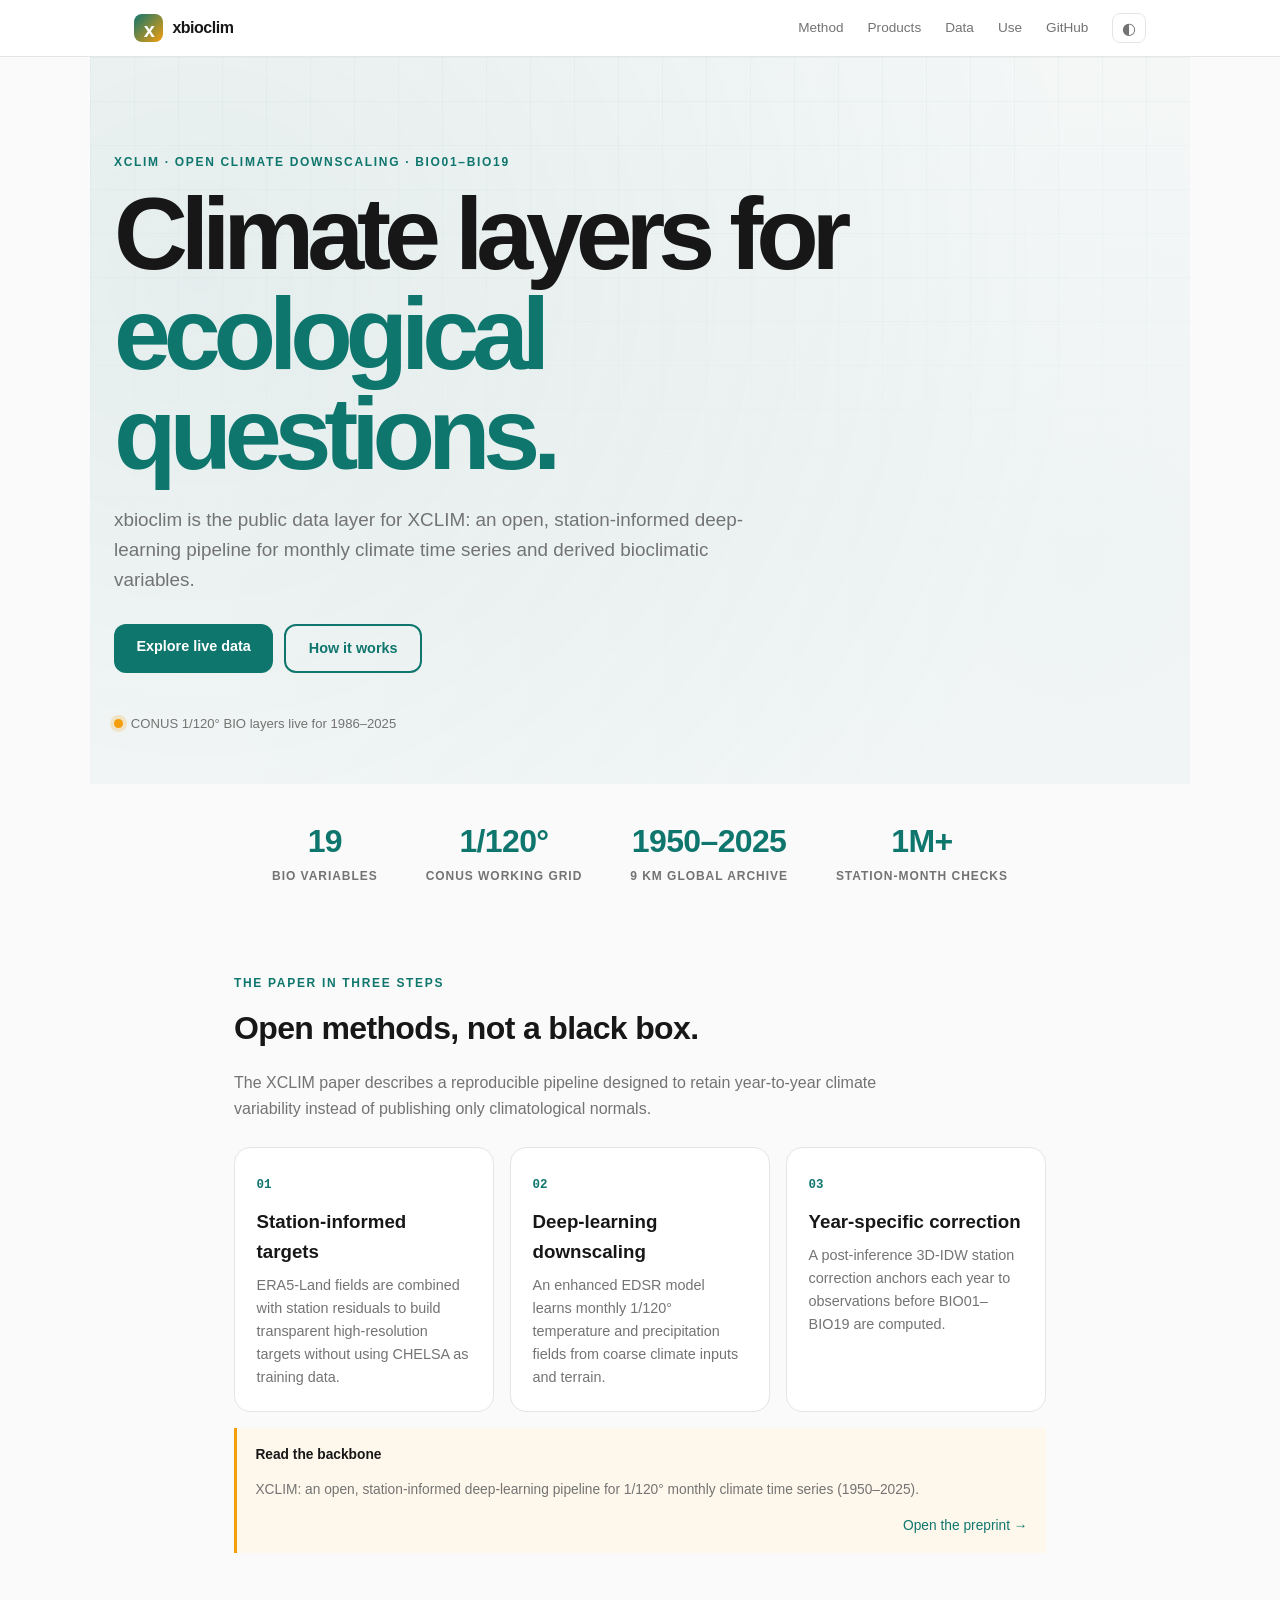
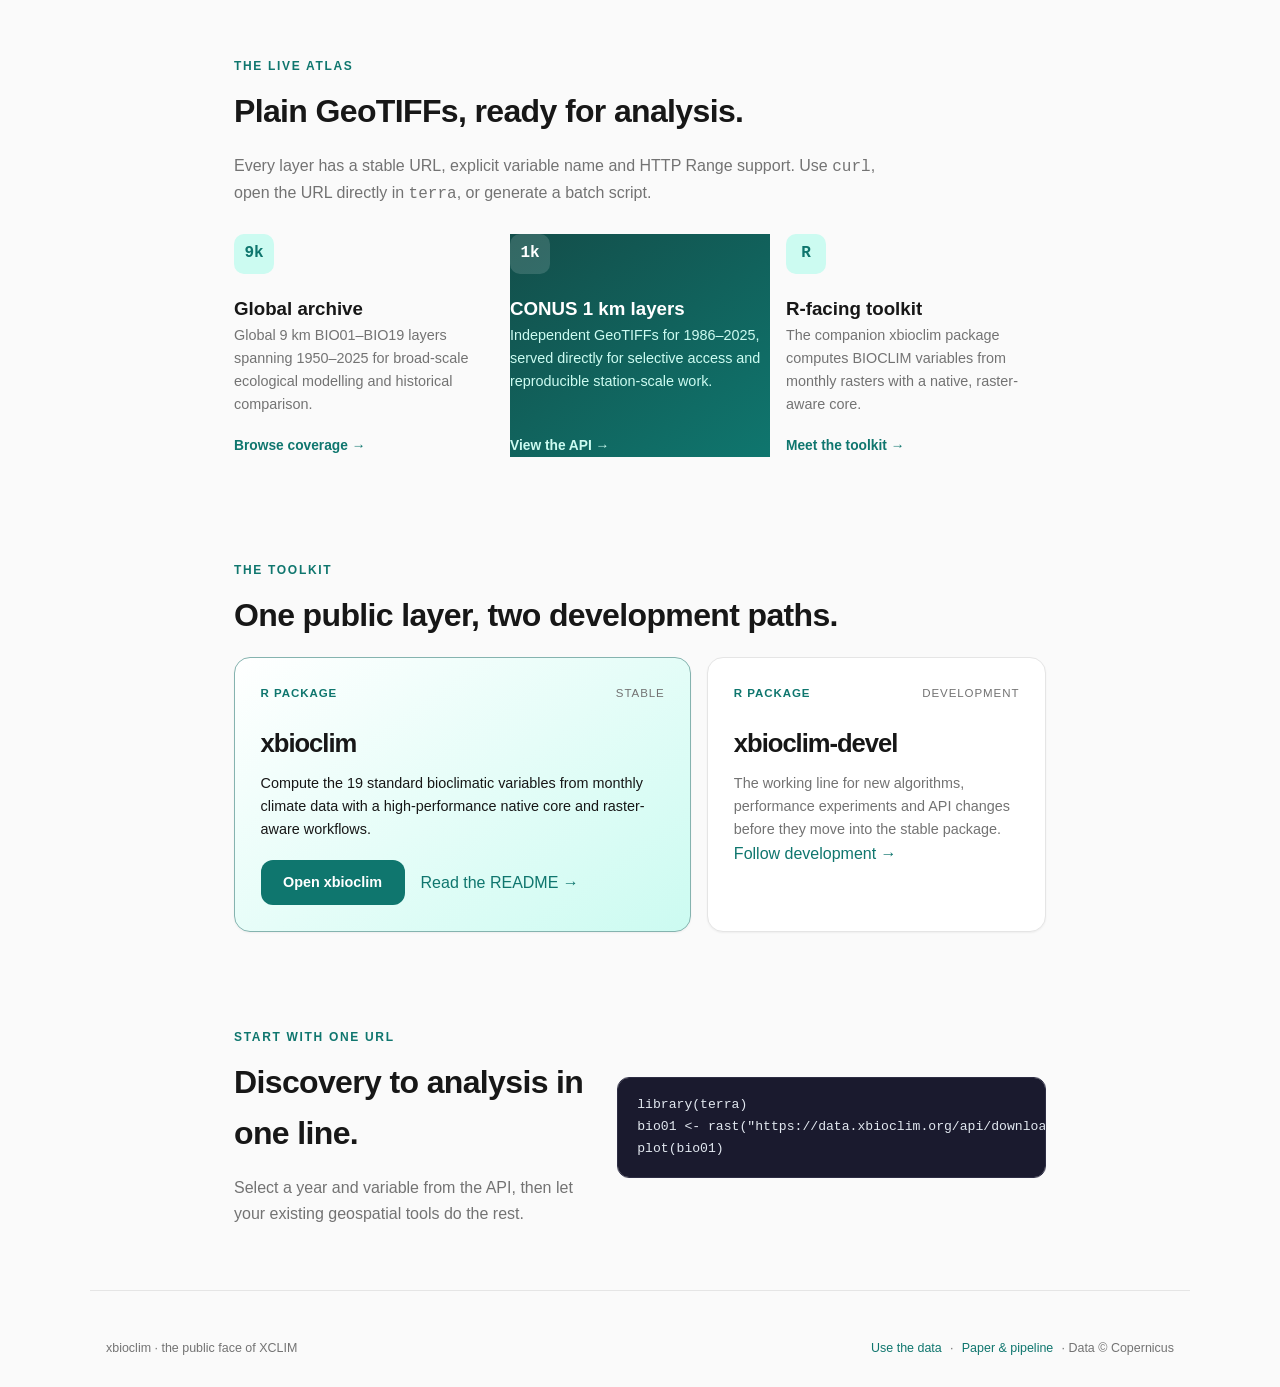
<file: index.html>
<!doctype html>
<html lang="en" data-theme="light">
<head>
<meta charset="utf-8">
<meta name="viewport" content="width=device-width, initial-scale=1">
<title>xbioclim — Open, station-informed bioclimatic layers</title>
<meta name="description" content="xbioclim publishes open BIOCLIM layers from the XCLIM station-informed deep-learning downscaling pipeline.">
<link rel="icon" type="image/svg+xml" href="/favicon.svg">
<link rel="stylesheet" href="/style.css">
</head>
<body>
<nav class="nav">
  <div class="nav-inner">
    <a class="nav-brand" href="/" aria-label="xbioclim home">
      <span class="brand-mark" aria-hidden="true">x</span>
      <span>xbioclim</span>
    </a>
    <div class="nav-links">
      <a href="#method">Method</a>
      <a href="#products">Products</a>
      <a href="/data.html">Data</a>
      <a href="/docs.html">Use</a>
      <a href="https://github.com/alrobles/xbioclim" target="_blank" rel="noopener">GitHub</a>
      <button class="theme-toggle" onclick="toggleTheme()" title="Toggle theme" aria-label="Toggle theme">◐</button>
    </div>
  </div>
</nav>

<header class="hero hero-home">
  <div class="hero-grid" aria-hidden="true"></div>
  <div class="eyebrow">XCLIM · open climate downscaling · BIO01–BIO19</div>
  <h1>Climate layers for<br><span>ecological questions.</span></h1>
  <p class="subtitle">xbioclim is the public data layer for XCLIM: an open, station-informed deep-learning pipeline for monthly climate time series and derived bioclimatic variables.</p>
  <div class="hero-actions">
    <a class="btn btn-primary" href="/data.html">Explore live data</a>
    <a class="btn btn-outline" href="#method">How it works</a>
  </div>
  <div class="hero-note"><span class="pulse"></span> CONUS 1/120° BIO layers live for 1986–2025</div>
</header>

<section class="stats" aria-label="xbioclim at a glance">
  <div class="stat"><div class="num">19</div><div class="lbl">BIO variables</div></div>
  <div class="stat"><div class="num">1/120°</div><div class="lbl">CONUS working grid</div></div>
  <div class="stat"><div class="num">1950–2025</div><div class="lbl">9 km global archive</div></div>
  <div class="stat"><div class="num">1M+</div><div class="lbl">station-month checks</div></div>
</section>

<main>
  <section id="method" class="container section">
    <div class="section-head">The paper in three steps</div>
    <h2 class="section-title">Open methods, not a black box.</h2>
    <p class="lede">The XCLIM paper describes a reproducible pipeline designed to retain year-to-year climate variability instead of publishing only climatological normals.</p>
    <div class="method-grid">
      <article class="method-card">
        <span class="step">01</span>
        <h3>Station-informed targets</h3>
        <p>ERA5-Land fields are combined with station residuals to build transparent high-resolution targets without using CHELSA as training data.</p>
      </article>
      <article class="method-card">
        <span class="step">02</span>
        <h3>Deep-learning downscaling</h3>
        <p>An enhanced EDSR model learns monthly 1/120° temperature and precipitation fields from coarse climate inputs and terrain.</p>
      </article>
      <article class="method-card">
        <span class="step">03</span>
        <h3>Year-specific correction</h3>
        <p>A post-inference 3D-IDW station correction anchors each year to observations before BIO01–BIO19 are computed.</p>
      </article>
    </div>
    <div class="paper-note">
      <span class="paper-label">Read the backbone</span>
      <span>XCLIM: an open, station-informed deep-learning pipeline for 1/120° monthly climate time series (1950–2025).</span>
      <a class="text-link" href="https://github.com/alrobles/era5landHR/blob/main/papers/second_draft.tex" target="_blank" rel="noopener">Open the preprint →</a>
    </div>
  </section>

  <section id="products" class="container section">
    <div class="section-head">The live atlas</div>
    <h2 class="section-title">Plain GeoTIFFs, ready for analysis.</h2>
    <p class="lede">Every layer has a stable URL, explicit variable name and HTTP Range support. Use <code>curl</code>, open the URL directly in <code>terra</code>, or generate a batch script.</p>
    <div class="grid-3">
      <article class="feature-card">
        <span class="feature-icon">9k</span>
        <h3>Global archive</h3>
        <p>Global 9 km BIO01–BIO19 layers spanning 1950–2025 for broad-scale ecological modelling and historical comparison.</p>
        <a class="text-link" href="/data.html">Browse coverage →</a>
      </article>
      <article class="feature-card feature-card-accent">
        <span class="feature-icon">1k</span>
        <h3>CONUS 1 km layers</h3>
        <p>Independent GeoTIFFs for 1986–2025, served directly for selective access and reproducible station-scale work.</p>
        <a class="text-link" href="https://data.xbioclim.org/api/years?dataset=1km" target="_blank" rel="noopener">View the API →</a>
      </article>
      <article class="feature-card">
        <span class="feature-icon">R</span>
        <h3>R-facing toolkit</h3>
        <p>The companion xbioclim package computes BIOCLIM variables from monthly rasters with a native, raster-aware core.</p>
        <a class="text-link" href="#toolkit">Meet the toolkit →</a>
      </article>
    </div>
  </section>

  <section id="toolkit" class="container section section-packages">
    <div class="section-head">The toolkit</div>
    <h2 class="section-title">One public layer, two development paths.</h2>
    <div class="package-grid">
      <article class="package-card package-card-main">
        <div class="package-top"><span class="package-kind">R package</span><span class="package-version">stable</span></div>
        <h3>xbioclim</h3>
        <p>Compute the 19 standard bioclimatic variables from monthly climate data with a high-performance native core and raster-aware workflows.</p>
        <div class="package-links">
          <a class="btn btn-primary" href="https://github.com/alrobles/xbioclim" target="_blank" rel="noopener">Open xbioclim</a>
          <a class="text-link" href="https://github.com/alrobles/xbioclim#readme" target="_blank" rel="noopener">Read the README →</a>
        </div>
      </article>
      <article class="package-card">
        <div class="package-top"><span class="package-kind">R package</span><span class="package-version">development</span></div>
        <h3>xbioclim-devel</h3>
        <p>The working line for new algorithms, performance experiments and API changes before they move into the stable package.</p>
        <a class="text-link" href="https://github.com/alrobles/xbioclim-devel" target="_blank" rel="noopener">Follow development →</a>
      </article>
    </div>
  </section>

  <section class="container section callout">
    <div>
      <div class="section-head">Start with one URL</div>
      <h2 class="section-title">Discovery to analysis in one line.</h2>
      <p>Select a year and variable from the API, then let your existing geospatial tools do the rest.</p>
    </div>
    <pre class="terminal"><code>library(terra)
bio01 &lt;- rast("https://data.xbioclim.org/api/download/1987/bio01_1987.tif?dataset=1km")
plot(bio01)</code></pre>
  </section>
</main>

<footer class="footer">
  <span>xbioclim · the public face of XCLIM</span>
  <span><a href="/docs.html">Use the data</a> · <a href="https://github.com/alrobles/era5landHR" target="_blank" rel="noopener">Paper &amp; pipeline</a> · Data © Copernicus</span>
</footer>

<script src="/app.js"></script>
</body>
</html>
</file>
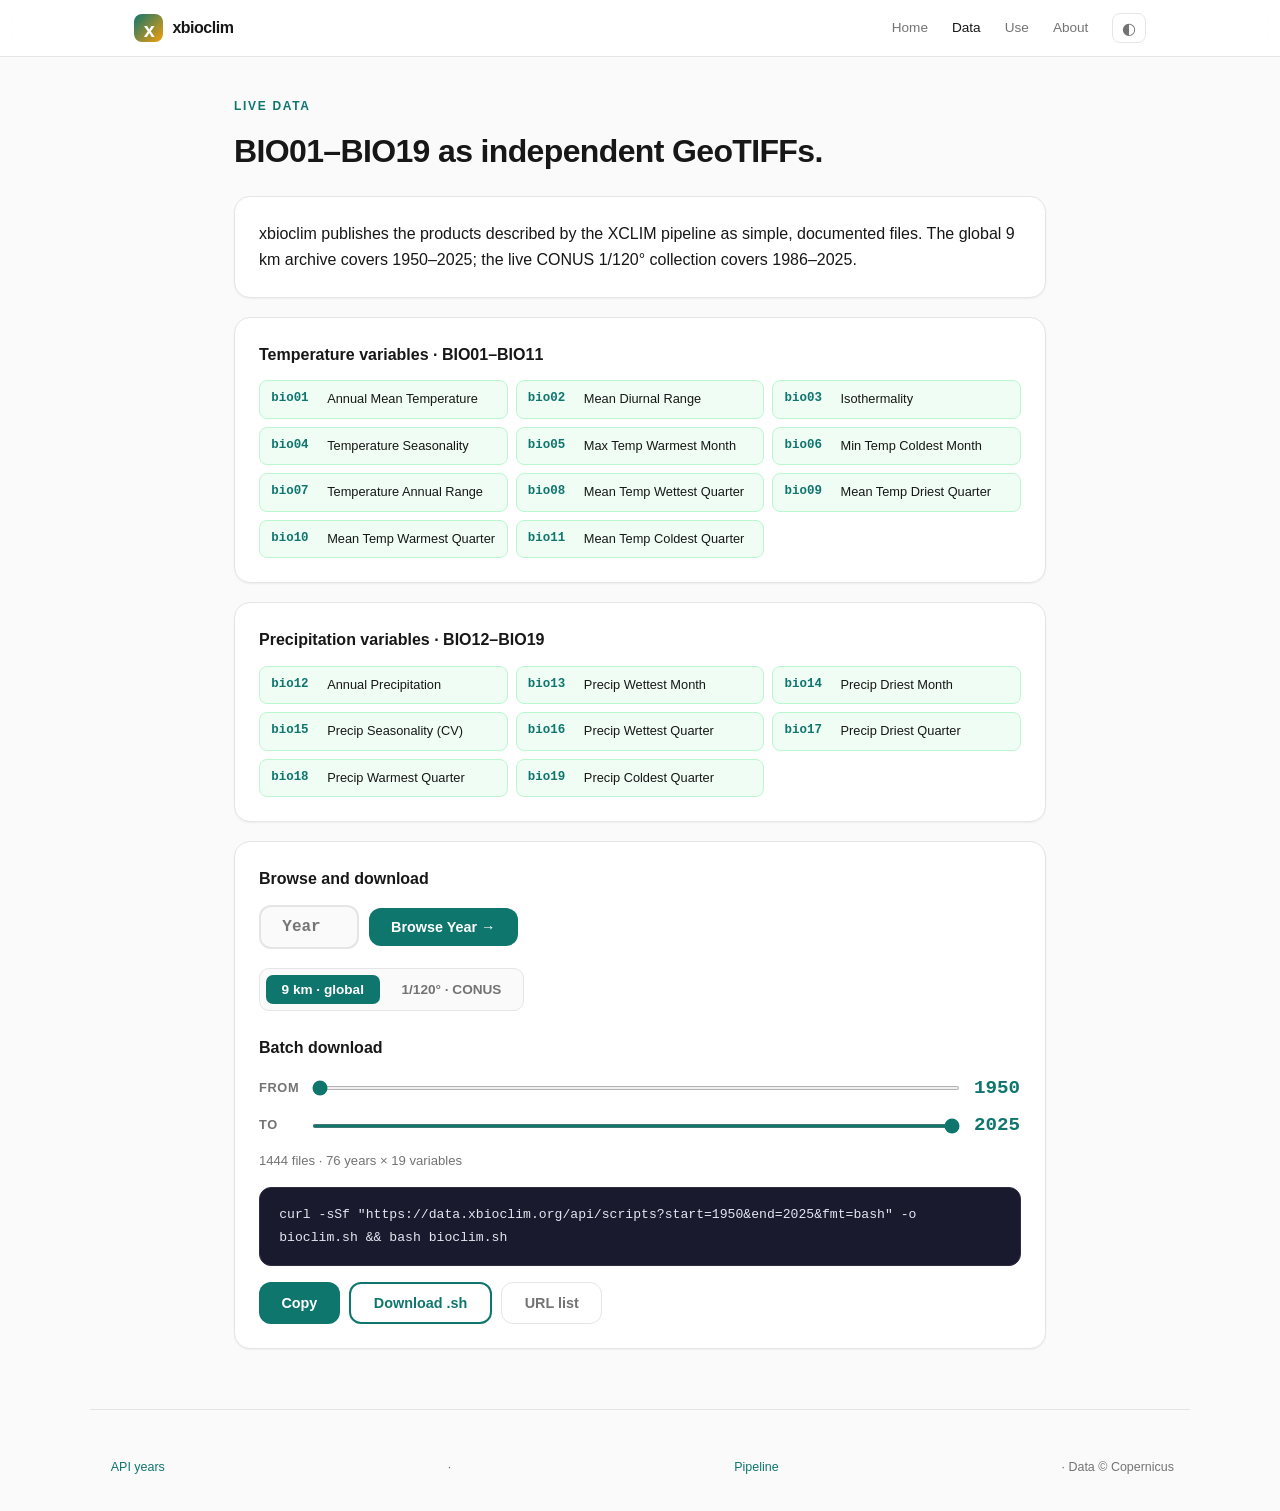
<file: data.html>
<!DOCTYPE html>
<html lang="en" data-theme="light">
<head>
<meta charset="UTF-8">
<meta name="viewport" content="width=device-width, initial-scale=1.0">
<title>Data — xbioclim</title>
<link rel="icon" type="image/svg+xml" href="/favicon.svg">
<link rel="stylesheet" href="/style.css">
</head>
<body>

<div id="toast" class="toast">Copied</div>

<nav class="nav">
  <div class="nav-inner">
    <a href="/" class="nav-brand"><span class="brand-mark" aria-hidden="true">x</span><span>xbioclim</span></a>
    <div class="nav-links">
      <a href="/">Home</a>
      <a href="/data.html" class="active">Data</a>
      <a href="/docs.html">Use</a>
      <a href="/contact.html">About</a>
      <button class="theme-toggle" onclick="toggleTheme()" title="Toggle theme">◐</button>
    </div>
  </div>
</nav>

<div class="container">
  <div class="section-head">Live data</div>
  <h2 class="section-title">BIO01–BIO19 as independent GeoTIFFs.</h2>
  <div class="card">
    <p>xbioclim publishes the products described by the XCLIM pipeline as simple, documented files. The global 9 km archive covers 1950–2025; the live CONUS 1/120° collection covers 1986–2025.</p>
  </div>
  <div class="card">
    <h3>Temperature variables · BIO01–BIO11</h3>
    <div class="var-grid" id="tempVars"></div>
  </div>
  <div class="card">
    <h3>Precipitation variables · BIO12–BIO19</h3>
    <div class="var-grid" id="precipVars"></div>
  </div>

  <div class="card">
    <h3>Browse and download</h3>
    <div class="quick-row">
      <input type="number" class="year-input" id="yearInput" placeholder="Year">
      <button class="btn btn-primary" onclick="goToYear()">Browse Year →</button>
    </div>
    <div class="dataset-toggle" role="group" aria-label="Dataset resolution">
      <button class="dataset-btn dataset-btn-active" id="ds9" onclick="setDataset('9km')">9 km · global</button>
      <button class="dataset-btn" id="ds1" onclick="setDataset('1km')">1/120° · CONUS</button>
    </div>
    <div style="margin-top:1.5rem">
      <h3>Batch download</h3>
      <div class="range-row"><label>From</label><input type="range" id="rangeStart" min="1950" max="2025" value="1950" oninput="updateRange()"><span class="range-val" id="startVal">1950</span></div>
      <div class="range-row"><label>To</label><input type="range" id="rangeEnd" min="1950" max="2025" value="2025" oninput="updateRange()"><span class="range-val" id="endVal">2025</span></div>
      <div class="range-meta"><span id="fileCount">1444</span> files · <span id="yearCount">76</span> years × 19 variables</div>
      <div class="terminal"><div class="terminal-cmd" id="curlCmd"></div></div>
      <div class="range-actions">
        <button class="btn btn-primary" onclick="copyCurl()">Copy</button>
        <button class="btn btn-outline" onclick="downloadScript('bash')">Download .sh</button>
        <button class="btn btn-ghost" onclick="downloadScript('urls')">URL list</button>
      </div>
    </div>
  </div>
</div>

<div class="footer">
  <a href="https://data.xbioclim.org/api/years">API years</a> ·
  <a href="https://github.com/alrobles/era5landHR">Pipeline</a> ·
  Data © Copernicus
</div>

<script src="/app.js"></script>
</body>
</html>
</file>
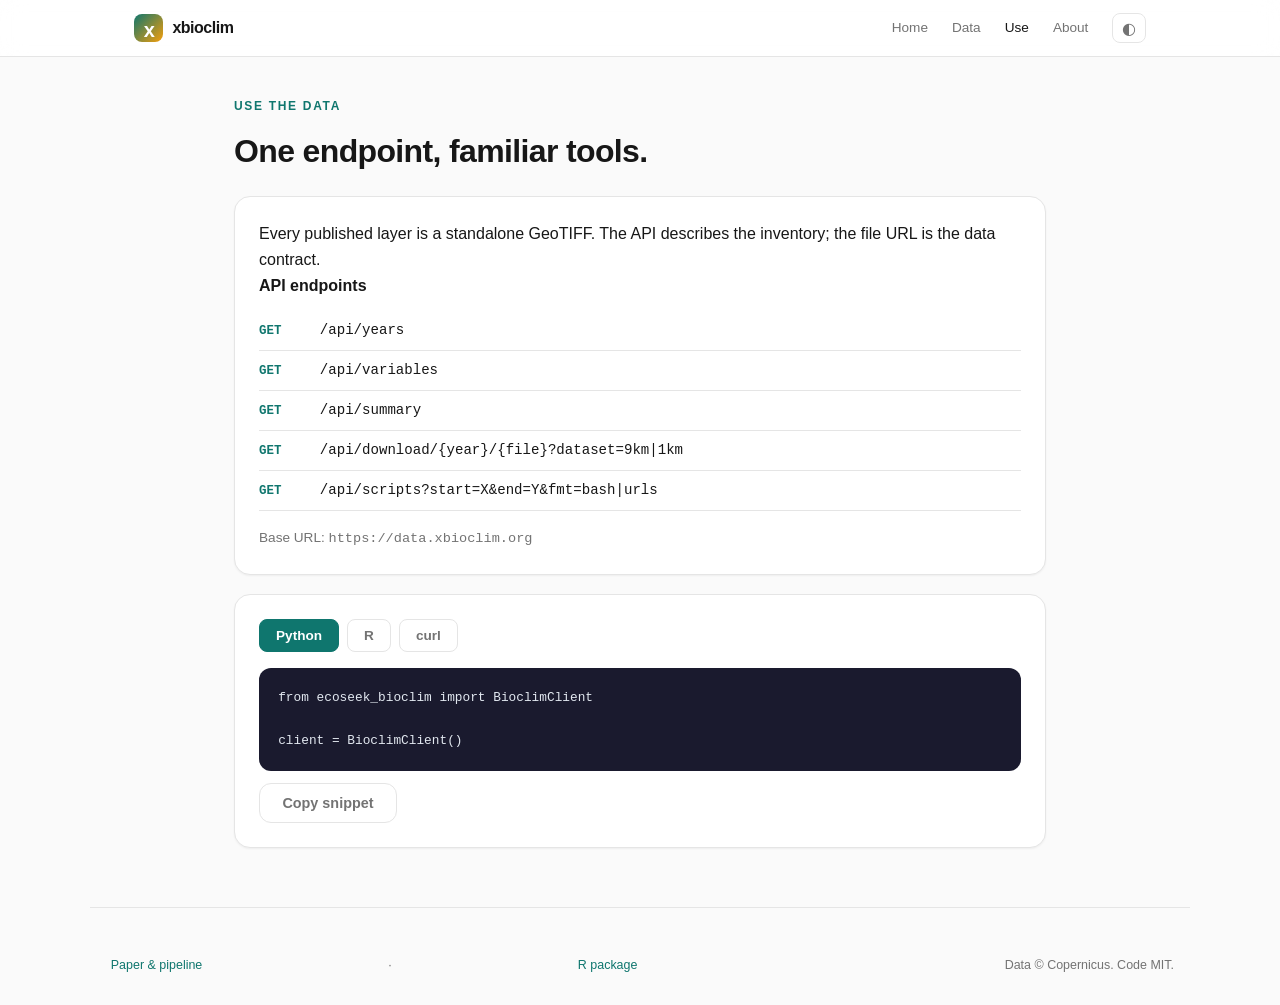
<file: docs.html>
<!DOCTYPE html>
<html lang="en" data-theme="light">
<head>
<meta charset="UTF-8">
<meta name="viewport" content="width=device-width, initial-scale=1.0">
<title>Use the data — xbioclim</title>
<link rel="icon" type="image/svg+xml" href="/favicon.svg">
<link rel="stylesheet" href="/style.css">
</head>
<body>

<div id="toast" class="toast">Copied</div>

<nav class="nav">
  <div class="nav-inner">
    <a href="/" class="nav-brand"><span class="brand-mark" aria-hidden="true">x</span><span>xbioclim</span></a>
    <div class="nav-links">
      <a href="/">Home</a>
      <a href="/data.html">Data</a>
      <a href="/docs.html" class="active">Use</a>
      <a href="/contact.html">About</a>
      <button class="theme-toggle" onclick="toggleTheme()" title="Toggle theme">◐</button>
    </div>
  </div>
</nav>

<div class="container">
  <div class="section-head">Use the data</div>
  <h2 class="section-title">One endpoint, familiar tools.</h2>
  <div class="card">
    <p>Every published layer is a standalone GeoTIFF. The API describes the inventory; the file URL is the data contract.</p>
    <h3>API endpoints</h3>
    <div class="api-endpoint"><span class="m">GET</span><span class="ep">/api/years</span></div>
    <div class="api-endpoint"><span class="m">GET</span><span class="ep">/api/variables</span></div>
    <div class="api-endpoint"><span class="m">GET</span><span class="ep">/api/summary</span></div>
    <div class="api-endpoint"><span class="m">GET</span><span class="ep">/api/download/{year}/{file}?dataset=9km|1km</span></div>
    <div class="api-endpoint"><span class="m">GET</span><span class="ep">/api/scripts?start=X&amp;end=Y&amp;fmt=bash|urls</span></div>
    <div style="margin-top:1rem;font-size:0.85rem;color:var(--text-muted)">Base URL: <code>https://data.xbioclim.org</code></div>
  </div>
  <div class="card">
    <div class="client-tabs">
      <button class="client-tab client-tab-active" id="tabPython" onclick="showClient('python')">Python</button>
      <button class="client-tab" id="tabR" onclick="showClient('r')">R</button>
      <button class="client-tab" id="tabCurl" onclick="showClient('curl')">curl</button>
    </div>
    <pre class="code" id="clientCode"></pre>
    <button class="btn btn-ghost copy-btn" onclick="copyClient()">Copy snippet</button>
  </div>
</div>

<div class="footer">
  <a href="https://github.com/alrobles/era5landHR">Paper &amp; pipeline</a> ·
  <a href="https://github.com/alrobles/xbioclim">R package</a><br>
  <span>Data © Copernicus. Code MIT.</span>
</div>

<script src="/app.js"></script>
</body>
</html>
</file>
<file: style.css>
/* Bioclim - shared styles */
:root {
  --green-50: #f0fdf4; --green-100: #dcfce7; --green-200: #bbf7d0;
  --green-500: #22c55e; --green-600: #16a34a; --green-700: #15803d;
  --green-800: #166534; --green-900: #14532d; --green-950: #052e16;
  --primary: #166534; --primary-light: #dcfce7; --primary-dark: #052e16;
  --bg: #fafafa; --bg-card: #ffffff; --text: #171717;
  --text-muted: #737373; --border: #e5e5e5;
  --radius: 12px; --radius-lg: 16px;
  --shadow-sm: 0 1px 2px rgba(0,0,0,0.05);
  --shadow: 0 1px 3px rgba(0,0,0,0.1), 0 1px 2px rgba(0,0,0,0.06);
  --font: 'Inter', -apple-system, BlinkMacSystemFont, sans-serif;
  --mono: 'JetBrains Mono', 'SF Mono', Monaco, monospace;
  --transition: 0.2s cubic-bezier(0.4, 0, 0.2, 1);
}
[data-theme="dark"] {
  --bg: #0a0a0a; --bg-card: #171717; --text: #fafafa;
  --text-muted: #a3a3a3; --border: #262626;
  --primary: #22c55e; --primary-light: #14532d; --primary-dark: #052e16;
}
* { margin: 0; padding: 0; box-sizing: border-box; }
html { scroll-behavior: smooth; }
body {
  font-family: var(--font); background: var(--bg); color: var(--text);
  line-height: 1.6; transition: background var(--transition), color var(--transition);
  -webkit-font-smoothing: antialiased;
}
a { color: var(--primary); text-decoration: none; }
code { font-family: var(--mono); }

/* Nav */
.nav { position: sticky; top: 0; z-index: 100; background: color-mix(in srgb, var(--bg-card) 85%, transparent); border-bottom: 1px solid var(--border); backdrop-filter: blur(12px); }
.nav-inner { max-width: 1060px; margin: 0 auto; padding: 0.8rem 1.5rem; display: flex; align-items: center; justify-content: space-between; }
.nav-brand { display: flex; align-items: center; gap: 0.6rem; font-weight: 800; font-size: 1rem; color: var(--text); }
.nav-brand img { width: 28px; height: 28px; }
.nav-links { display: flex; align-items: center; gap: 1.5rem; font-size: 0.85rem; font-weight: 500; }
.nav-links a { color: var(--text-muted); }
.nav-links a:hover, .nav-links a.active { color: var(--text); }
.theme-toggle { background: none; border: 1px solid var(--border); border-radius: 8px; padding: 0.3rem 0.55rem; cursor: pointer; font-size: 1rem; color: var(--text-muted); }

/* Hero */
.hero { text-align: center; padding: 5rem 1.5rem 3.5rem; position: relative; overflow: hidden; }
.hero::before { content:''; position:absolute; top:-50%; left:-50%; width:200%; height:200%; background: radial-gradient(circle at 30% 40%, color-mix(in srgb, var(--primary) 9%, transparent) 0%, transparent 50%), radial-gradient(circle at 70% 60%, color-mix(in srgb, var(--primary) 5%, transparent) 0%, transparent 50%); }
.hero > * { position: relative; }
.hero img { width: 80px; height: 80px; margin-bottom: 1.2rem; }
.hero h1 { font-size: clamp(2.2rem, 6vw, 3.6rem); font-weight: 900; letter-spacing: -0.03em; line-height: 1.08; margin-bottom: 0.6rem; }
.hero .subtitle { font-size: 1.15rem; color: var(--text-muted); max-width: 560px; margin: 0 auto 1.3rem; }
.hero .badges { display: flex; justify-content: center; gap: 0.6rem; flex-wrap: wrap; }
.badge { font-size: 0.78rem; font-weight: 600; padding: 0.35rem 0.8rem; border-radius: 999px; background: var(--green-50); border: 1px solid var(--green-200); color: var(--green-700); }
[data-theme="dark"] .badge { background: var(--green-950); border-color: var(--green-900); color: var(--green-500); }

/* Stats */
.stats { display: flex; justify-content: center; gap: 3rem; padding: 2rem 1rem 1rem; flex-wrap: wrap; }
.stat { text-align: center; }
.stat .num { font-size: 2rem; font-weight: 800; color: var(--primary); letter-spacing: -0.02em; font-variant-numeric: tabular-nums; }
.stat .lbl { font-size: 0.75rem; color: var(--text-muted); text-transform: uppercase; letter-spacing: 0.08em; font-weight: 600; }

/* Sections / pages */
.container { max-width: 860px; margin: 0 auto; padding: 2.5rem 1.5rem; }
.section-head { font-size: 0.85rem; font-weight: 700; text-transform: uppercase; letter-spacing: 0.08em; color: var(--primary); margin-bottom: 0.6rem; }
h2.section-title { font-size: clamp(1.5rem, 3vw, 2rem); font-weight: 800; letter-spacing: -0.02em; margin-bottom: 1rem; }
.card { background: var(--bg-card); border: 1px solid var(--border); border-radius: var(--radius-lg); padding: 1.5rem; margin: 1.2rem 0; box-shadow: var(--shadow-sm); }
.card h3 { font-size: 1rem; font-weight: 700; margin-bottom: 0.8rem; }

/* API list */
.api-endpoint { display: flex; align-items: baseline; gap: 0.8rem; padding: 0.5rem 0; border-bottom: 1px solid var(--border); font-size: 0.88rem; }
.api-endpoint:last-child { border-bottom: none; }
.m { color: var(--primary); font-weight: 700; font-family: var(--mono); min-width: 3rem; font-size: 0.78rem; }
.ep { font-family: var(--mono); }

/* Visualizer */
.var-grid { display: grid; grid-template-columns: repeat(auto-fill, minmax(190px, 1fr)); gap: 0.5rem; margin-top: 0.5rem; }
.var-chip { display: flex; align-items: center; gap: 0.5rem; padding: 0.5rem 0.7rem; border-radius: 8px; font-size: 0.8rem; background: var(--green-50); border: 1px solid var(--green-200); }
[data-theme="dark"] .var-chip { background: var(--green-950); border-color: var(--green-900); }
.var-chip code { font-weight: 700; color: var(--primary); min-width: 3rem; font-size: 0.78rem; }
.dataset-toggle { display: inline-flex; gap: 0.35rem; padding: 0.35rem; background: var(--bg); border: 1px solid var(--border); border-radius: 10px; margin-top: 1.2rem; }
.dataset-btn { border: none; background: transparent; color: var(--text-muted); padding: 0.45rem 1rem; border-radius: 7px; font-weight: 600; font-size: 0.85rem; cursor: pointer; }
.dataset-btn-active { background: var(--primary); color: white !important; }
.range-row { display: flex; align-items: center; gap: 0.8rem; margin-bottom: 0.4rem; }
.range-row label { min-width: 2.5rem; font-weight: 600; font-size: 0.8rem; color: var(--text-muted); text-transform: uppercase; letter-spacing: 0.05em; }
.range-row input[type=range] { flex: 1; accent-color: var(--primary); height: 4px; }
.range-val { min-width: 3rem; text-align: center; font-weight: 800; font-size: 1.2rem; color: var(--primary); font-family: var(--mono); }
.range-meta { font-size: 0.82rem; color: var(--text-muted); margin: 0.6rem 0 1rem; font-variant-numeric: tabular-nums; }
.terminal { background: #1a1a2e; border-radius: var(--radius); padding: 1rem 1.2rem; font-family: var(--mono); font-size: 0.82rem; color: #e2e8f0; overflow-x: auto; line-height: 1.7; border: 1px solid #2d2d44; }
.btn { padding: 0.7rem 1.4rem; border: none; border-radius: var(--radius); font-size: 0.9rem; font-weight: 600; cursor: pointer; transition: all var(--transition); font-family: var(--font); }
.btn-primary { background: var(--primary); color: white; }
.btn-primary:hover { filter: brightness(1.1); transform: translateY(-1px); }
.btn-outline { background: transparent; color: var(--primary); border: 2px solid var(--primary); }
.btn-outline:hover { background: var(--primary); color: white; }
.btn-ghost { background: transparent; color: var(--text-muted); border: 1px solid var(--border); }
.btn-ghost:hover { border-color: var(--primary); color: var(--primary); }
.range-actions { display: flex; gap: 0.6rem; margin-top: 1rem; flex-wrap: wrap; }
.quick-row { display: flex; gap: 0.6rem; align-items: center; }
.year-input { width: 100px; padding: 0.7rem 1rem; font-size: 1rem; font-weight: 600; font-family: var(--mono); border: 2px solid var(--border); border-radius: var(--radius); background: var(--bg); color: var(--text); text-align: center; }

/* Clients */
.client-tabs { display: flex; gap: 0.5rem; flex-wrap: wrap; margin-bottom: 1rem; }
.client-tab { border: 1px solid var(--border); background: transparent; padding: 0.5rem 1rem; border-radius: 8px; font-weight: 600; font-size: 0.85rem; cursor: pointer; color: var(--text-muted); }
.client-tab-active { background: var(--primary); color: white; border-color: var(--primary); }
pre.code { background: #1a1a2e; color: #e2e8f0; padding: 1.2rem; border-radius: var(--radius); overflow-x: auto; font-family: var(--mono); font-size: 0.8rem; line-height: 1.7; }
.copy-btn { margin-top: 0.7rem; }

/* Contact */
.contact-grid { display: grid; grid-template-columns: repeat(auto-fit, minmax(180px, 1fr)); gap: 0.8rem; }

.footer { text-align: center; color: var(--text-muted); font-size: 0.78rem; padding: 3rem 1rem 2rem; border-top: 1px solid var(--border); }
.footer a { margin: 0 0.3rem; }

.toast { position: fixed; bottom: 1.5rem; right: 1.5rem; background: var(--primary); color: white; padding: 0.7rem 1.2rem; border-radius: 10px; font-weight: 600; font-size: 0.85rem; opacity: 0; transform: translateY(10px); transition: all var(--transition); z-index: 200; }
.toast.show { opacity: 1; transform: translateY(0); }

@media (max-width: 640px) {
  .nav-links { gap: 1rem; font-size: 0.78rem; }
  .stats { gap: 1.5rem; }
  .stat .num { font-size: 1.5rem; }
  .quick-row { flex-direction: column; }
  .year-input { width: 100%; }
  .btn { width: 100%; }
  .range-actions { flex-direction: column; }
}

/* xbioclim brand layer */
:root {
  --primary: #0f766e;
  --primary-light: #ccfbf1;
  --primary-dark: #134e4a;
  --accent: #f59e0b;
  --ink: #102a2a;
  --wash: #f3fbf8;
}
[data-theme="dark"] {
  --primary: #2dd4bf;
  --primary-light: #134e4a;
  --primary-dark: #042f2e;
  --accent: #fbbf24;
  --ink: #ecfeff;
  --wash: #071b1a;
}
.hero-home {
  max-width: 1100px;
  margin: 0 auto;
  padding: 6rem 1.5rem 3rem;
  text-align: left;
}
.hero-grid {
  position: absolute;
  inset: 0;
  opacity: .5;
  background-image: linear-gradient(rgba(15,118,110,.08) 1px, transparent 1px),
    linear-gradient(90deg, rgba(15,118,110,.08) 1px, transparent 1px);
  background-size: 44px 44px;
  mask-image: linear-gradient(to bottom, black, transparent 75%);
}
.hero-home h1 {
  position: relative;
  max-width: 780px;
  font-size: clamp(3rem, 8vw, 6.5rem);
  line-height: .98;
  letter-spacing: -.07em;
  margin: .7rem 0 1.25rem;
}
.hero-home h1 span { color: var(--primary); }
.hero-home .subtitle {
  position: relative;
  max-width: 650px;
  margin: 0 0 1.8rem;
  font-size: 1.18rem;
}
.eyebrow, .section-head {
  color: var(--primary);
  font-size: .75rem;
  font-weight: 800;
  letter-spacing: .14em;
  text-transform: uppercase;
}
.hero-actions { position: relative; display: flex; gap: .7rem; flex-wrap: wrap; }
.hero-note {
  position: relative;
  display: inline-flex;
  align-items: center;
  gap: .5rem;
  margin-top: 2.5rem;
  color: var(--text-muted);
  font-size: .82rem;
}
.pulse {
  width: .55rem;
  height: .55rem;
  border-radius: 50%;
  background: var(--accent);
  box-shadow: 0 0 0 .25rem color-mix(in srgb, var(--accent) 20%, transparent);
}
.brand-mark {
  display: grid;
  place-items: center;
  width: 1.8rem;
  height: 1.8rem;
  border-radius: 8px;
  background: linear-gradient(135deg, var(--primary), var(--accent));
  color: white;
  font-weight: 900;
  font-size: 1.25rem;
  letter-spacing: -.1em;
}
.nav-brand { letter-spacing: -.03em; }
.section { padding-top: 4.5rem; padding-bottom: 2rem; }
.section-title { max-width: 650px; }
.lede { max-width: 680px; color: var(--text-muted); margin-bottom: 1.6rem; }
.grid-3 {
  display: grid;
  grid-template-columns: repeat(3, minmax(0, 1fr));
  align-items: stretch;
  gap: 1rem;
}
.feature-card { display: flex; flex-direction: column; height: 100%; }
.feature-card p { color: var(--text-muted); font-size: .9rem; }
.feature-card .text-link { margin-top: auto; padding-top: 1.2rem; font-size: .86rem; font-weight: 700; }
.feature-card-accent {
  background: linear-gradient(145deg, var(--primary-dark), var(--primary));
  border-color: transparent;
  color: white;
}
.feature-card-accent p, .feature-card-accent .text-link { color: #ccfbf1; }
.feature-icon {
  display: inline-grid;
  place-items: center;
  width: 2.5rem;
  height: 2.5rem;
  margin-bottom: 1.25rem;
  border-radius: 10px;
  background: var(--primary-light);
  color: var(--primary);
  font-family: var(--mono);
  font-weight: 800;
}
.feature-card-accent .feature-icon { background: rgba(255,255,255,.14); color: white; }
.package-grid { display: grid; grid-template-columns: 1.35fr 1fr; gap: 1rem; }
.package-card {
  display: flex;
  flex-direction: column;
  min-height: 240px;
  padding: 1.6rem;
  border: 1px solid var(--border);
  border-radius: var(--radius-lg);
  background: var(--bg-card);
  box-shadow: var(--shadow-sm);
}
.package-card-main {
  border-color: color-mix(in srgb, var(--primary) 45%, var(--border));
  background: linear-gradient(145deg, var(--bg-card), var(--primary-light));
}
.package-top { display: flex; justify-content: space-between; gap: 1rem; color: var(--text-muted); font-size: .72rem; text-transform: uppercase; letter-spacing: .08em; }
.package-kind { color: var(--primary); font-weight: 800; }
.package-card h3 { margin: 1.3rem 0 .5rem; font-size: 1.6rem; letter-spacing: -.04em; }
.package-card p { color: var(--text-muted); font-size: .9rem; max-width: 500px; }
.package-links { display: flex; align-items: center; gap: 1rem; flex-wrap: wrap; margin-top: auto; padding-top: 1.2rem; }
.method-strip {
  display: flex;
  align-items: center;
  justify-content: space-between;
  gap: .7rem;
  margin-top: 1rem;
  padding: 1rem 1.2rem;
  border: 1px dashed var(--border);
  border-radius: var(--radius);
  color: var(--text-muted);
  font-size: .78rem;
  flex-wrap: wrap;
}
.method-strip b { color: var(--accent); }
.callout {
  display: grid;
  grid-template-columns: .9fr 1.1fr;
  align-items: center;
  gap: 2rem;
  margin-top: 2rem;
  padding-top: 2rem;
  padding-bottom: 4rem;
}
.callout p { color: var(--text-muted); }
.terminal { margin: 0; }
.footer { max-width: 1100px; margin: 0 auto; display: flex; justify-content: space-between; gap: 1rem; text-align: left; }

@media (max-width: 760px) {
  .hero-home { padding-top: 4rem; }
  .grid-3, .package-grid, .callout, .method-grid { grid-template-columns: 1fr; }
  .footer { flex-direction: column; }
}

.method-grid {
  display: grid;
  grid-template-columns: repeat(3, minmax(0, 1fr));
  gap: 1rem;
}
.method-card {
  padding: 1.35rem;
  border: 1px solid var(--border);
  border-radius: var(--radius-lg);
  background: var(--bg-card);
}
.method-card h3 { margin: .7rem 0 .45rem; }
.method-card p { color: var(--text-muted); font-size: .9rem; }
.step {
  color: var(--primary);
  font-family: var(--mono);
  font-size: .78rem;
  font-weight: 800;
}
.paper-note {
  display: flex;
  align-items: center;
  gap: .85rem;
  flex-wrap: wrap;
  margin-top: 1rem;
  padding: 1rem 1.15rem;
  border-left: 3px solid var(--accent);
  background: color-mix(in srgb, var(--accent) 8%, var(--bg-card));
  color: var(--text-muted);
  font-size: .86rem;
}
.paper-label {
  color: var(--text);
  font-weight: 800;
  white-space: nowrap;
}
.paper-note .text-link { margin-left: auto; white-space: nowrap; }
.package-card p { color: var(--text-muted); }
.package-card-main p { color: inherit; }
</file>
